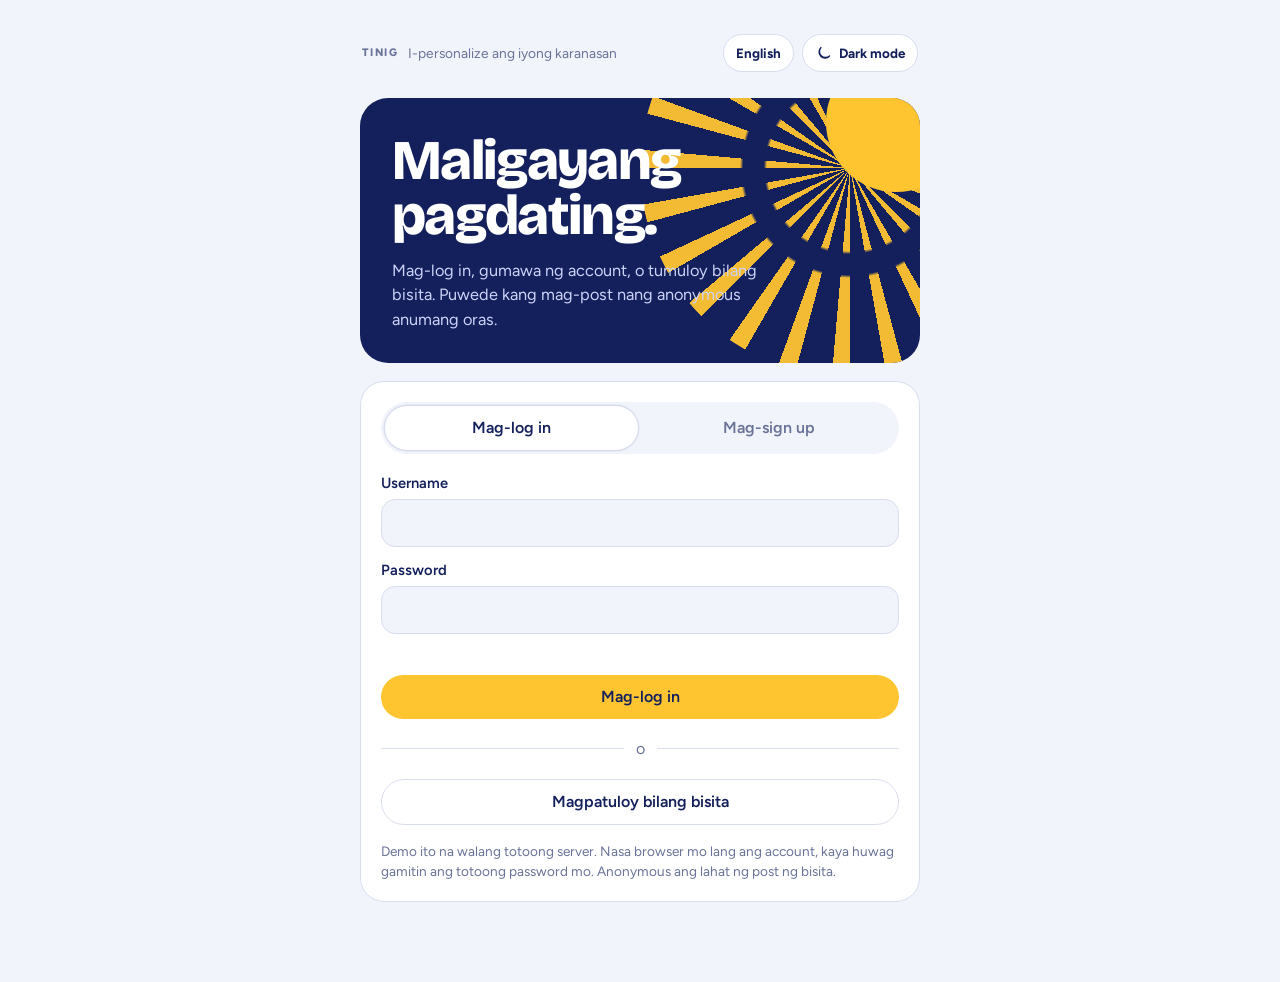
<file: index.html>
<!DOCTYPE html>
<html lang="fil">
<head>
<meta charset="utf-8">
<meta name="viewport" content="width=device-width, initial-scale=1">
<title>Tinig – Usapang bayan, sama-sama</title>
<link rel="preconnect" href="https://fonts.googleapis.com">
<link rel="preconnect" href="https://fonts.gstatic.com" crossorigin>
<link href="https://fonts.googleapis.com/css2?family=Bricolage+Grotesque:opsz,wght@12..96,500;12..96,700;12..96,800&family=Figtree:wght@400;500;600&display=swap" rel="stylesheet">

<meta name="description" content="Tinig: isang plataporma para sa mapayapa at may batayang usapang bayan.">
<meta property="og:title" content="Tinig – Usapang bayan, sama-sama">
<meta property="og:description" content="Mapayapa, may batayan, para sa lahat.">
<meta property="og:type" content="website">
<meta name="theme-color" content="#14205c" id="theme-color-meta">
<link rel="icon" href="assets/favicon.svg" type="image/svg+xml">
<link rel="stylesheet" href="css/styles.css">
<script src="js/app.js" defer></script>
</head>
<body>
<a class="skip" href="#main" data-i18n="skipContent">Lumaktaw sa nilalaman</a>
<svg width="0" height="0" style="position:absolute" aria-hidden="true">
  <symbol id="i-home" viewBox="0 0 24 24"><path d="M3 11l9-7.5L21 11M5.5 9.5V20h13V9.5"/></symbol>
  <symbol id="i-search" viewBox="0 0 24 24"><circle cx="11" cy="11" r="7"/><path d="M20 20l-4-4"/></symbol>
  <symbol id="i-plus" viewBox="0 0 24 24"><path d="M12 5v14M5 12h14"/></symbol>
  <symbol id="i-bell" viewBox="0 0 24 24"><path d="M6 16V11a6 6 0 1112 0v5l1.5 2h-15zM10 21h4"/></symbol>
  <symbol id="i-user" viewBox="0 0 24 24"><circle cx="12" cy="8" r="4"/><path d="M4 21c1-4 4-6 8-6s7 2 8 6"/></symbol>
  <symbol id="i-heart" viewBox="0 0 24 24"><path d="M12 20s-8-4.8-8-10.5A4.5 4.5 0 0112 7a4.5 4.5 0 018 2.5C20 15.200 12 20 12 20z"/></symbol>
  <symbol id="i-reply" viewBox="0 0 24 24"><path d="M21 12a8 8 0 01-11.700 7L4 20l1.200-4.600A8 8 0 1121 12z"/></symbol>
  <symbol id="i-repost" viewBox="0 0 24 24"><path d="M17 3l3 3-3 3M4 11V9a3 3 0 013-3h13M7 21l-3-3 3-3M20 13v2a3 3 0 01-3 3H4"/></symbol>
  <symbol id="i-send" viewBox="0 0 24 24"><path d="M21 3L10 14M21 3l-7 18-4-7-7-4z"/></symbol>
  <symbol id="i-check" viewBox="0 0 24 24"><path d="M5 12.500l4.500 4.500L19 7.500"/></symbol>
  <symbol id="i-img" viewBox="0 0 24 24"><rect x="3" y="4" width="18" height="16" rx="3"/><circle cx="9" cy="10" r="1.500"/><path d="M21 16l-5-5-9 9"/></symbol>
  <symbol id="i-pin" viewBox="0 0 24 24"><path d="M12 21s7-6 7-11.500a7 7 0 10-14 0C5 15 12 21 12 21z"/><circle cx="12" cy="9.500" r="2.500"/></symbol>
  <symbol id="i-moon" viewBox="0 0 24 24"><path d="M20.5 15.5A8.5 8.5 0 018.5 3.5 8.5 8.5 0 1020.5 15.5z"/></symbol>
  <symbol id="i-sun" viewBox="0 0 24 24"><circle cx="12" cy="12" r="4"/><path d="M12 2v2m0 16v2M4.93 4.93l1.42 1.42m11.3 11.3 1.42 1.42M2 12h2m16 0h2M4.93 19.07l1.42-1.42m11.3-11.3 1.42-1.42"/></symbol>
</svg>

<div class="shell">

  <!-- ============ KALIWA ============ -->
  <header class="rail">
    <a class="logo" href="#/" aria-label="Tinig – Home" data-i18n-aria="appHome"><svg viewBox="0 0 24 24"><use href="#i-reply"/></svg></a>
    <nav aria-label="Pangunahing menu" data-i18n-aria="mainMenu">
      <a class="on" href="#/" data-r="home" aria-label="Home" data-i18n-aria="homeNav" aria-current="page"><svg><use href="#i-home"/></svg></a>
      <a href="#/search" data-r="search" aria-label="Maghanap" data-i18n-aria="searchTitle"><svg><use href="#i-search"/></svg></a>
      <a class="post" href="#" aria-label="Mag-post" data-i18n-aria="postButton"><svg><use href="#i-plus"/></svg></a>
      <a href="#/notifications" data-r="notifications" aria-label="Mga abiso" data-i18n-aria="notificationsTitle"><svg><use href="#i-bell"/></svg></a>
      <a href="#/profile" data-r="profile" aria-label="Profile" data-i18n-aria="profileTitle"><svg><use href="#i-user"/></svg></a>
    </nav>
    <a class="av c6 me me-av" href="#/profile" aria-label="Profile ko" data-i18n-aria="myProfile">KA</a>
  </header>

  <!-- ============ GITNA ============ -->
  <main id="main" tabindex="-1">
    <div class="utility-bar" aria-label="Display settings" data-i18n-aria="displaySettings">
      <div class="utility-copy">
        <span class="eyebrow">TINIG</span>
        <span data-i18n="utilityIntro">I-personalize ang iyong karanasan</span>
      </div>
      <div class="utility-actions">
        <button class="utility-btn" id="languageToggle" type="button" aria-label="Switch language">English</button>
        <button class="utility-btn" id="themeToggle" type="button" aria-label="Switch to dark mode"><svg><use href="#i-moon"/></svg><span data-i18n="darkMode">Dark mode</span></button>
      </div>
    </div>
  <section class="view" data-view="home">
    <section class="sun-banner">
      <h1 data-i18n="heroTitle">Ang tinig mo, may saysay.</h1>
      <p data-i18n="heroDescription">Dito nagtatagpo ang mga Pilipinong nagbabantay, nagtatanong, at kumikilos para sa mas malinis at mas makatarungang pamahalaan.</p>
      <div class="pledge"><span data-i18n="pledgePeaceful">Mapayapa</span><span data-i18n="pledgeEvidence">May batayan</span><span data-i18n="pledgeAll">Para sa lahat</span></div>
    </section>

    <section class="info-feed" aria-labelledby="infoFeedTitle">
      <div class="info-heading">
        <div>
          <span class="eyebrow" data-i18n="infoEyebrow">MAPAGKAKATIWALAANG SANGGUNIAN</span>
          <h2 id="infoFeedTitle" data-i18n="infoFeedTitle">Balita at Impormasyon</h2>
          <p data-i18n="infoFeedIntro">Mga balita, ulat, at anunsyong mababasa mula sa mga opisyal na sanggunian.</p>
        </div>
        <span class="source-note" data-i18n="officialSources">Opisyal na sanggunian</span>
      </div>
      <div class="info-grid">
        <a class="info-card" href="https://ncr.dilg.gov.ph/posts/" target="_blank" rel="noopener noreferrer">
          <span class="info-source">DILG – National Capital Region</span>
          <span class="info-date" data-i18n="dilgDate">Nobyembre 20, 2026</span>
          <h3 data-i18n="dilgHeadline">Pinapalawak ng DILG-NCR ang pag-aaral sa fiscal autonomy sa pamamagitan ng konsultasyon sa mga LGU</h3>
          <p data-i18n="dilgSummary">Bisitahin ang opisyal na pahina para sa pinakabagong balita at anunsyo tungkol sa mga lokal na pamahalaan.</p>
          <span class="info-link" data-i18n="readOfficial">Basahin sa opisyal na site ↗</span>
        </a>
        <a class="info-card" href="https://www.coa.gov.ph/reports/annual-audit-reports/" target="_blank" rel="noopener noreferrer">
          <span class="info-source">Commission on Audit (COA)</span>
          <span class="info-date" data-i18n="resourceLabel">Mga pampublikong ulat</span>
          <h3 data-i18n="coaHeadline">Mga Annual Audit Report</h3>
          <p data-i18n="coaSummary">Tingnan ang mga nailathalang audit report para sa mga ahensiya ng pamahalaan at lokal na pamahalaan.</p>
          <span class="info-link" data-i18n="readOfficial">Basahin sa opisyal na site ↗</span>
        </a>
        <a class="info-card" href="https://officialgazette.gov.ph/section/executive-issuances/" target="_blank" rel="noopener noreferrer">
          <span class="info-source">Official Gazette of the Philippines</span>
          <span class="info-date" data-i18n="governmentIssuances">Mga kautusan at dokumento</span>
          <h3 data-i18n="gazetteHeadline">Mga opisyal na kautusan at pabatid</h3>
          <p data-i18n="gazetteSummary">Basahin ang mga executive order at iba pang opisyal na pahayag ng pamahalaan.</p>
          <span class="info-link" data-i18n="readOfficial">Basahin sa opisyal na site ↗</span>
        </a>
      </div>
      <p class="info-disclaimer" data-i18n="infoDisclaimer">Paalala: dadalhin ka ng mga link sa panlabas na website. Suriin ang petsa at buong konteksto ng bawat ulat.</p>
    </section>

    <div class="compose">
      <div class="av c6 me-av" aria-hidden="true">KA</div>
      <div class="field">
        <strong id="who">kapwa_ko</strong>
        <label class="sr" for="composer" data-i18n="composerLabel">Isulat ang post mo</label>
        <textarea id="composer" rows="2" maxlength="280" placeholder="Ano’ng nakita o napag-aralan mo ngayon?" data-i18n-placeholder="composerPlaceholder"></textarea>
        <label class="anon"><input type="checkbox" id="anon"><span data-i18n="anonymousLabel">Mag-post nang anonymous (hindi lalabas ang pangalan mo)</span></label>
        <div class="row">
          <div class="tools">
            <button type="button" aria-label="Maglagay ng larawan" data-i18n-aria="addImage"><svg><use href="#i-img"/></svg></button>
            <button type="button" aria-label="Maglagay ng lokasyon" data-i18n-aria="addLocation"><svg><use href="#i-pin"/></svg></button>
            <button type="button" aria-label="Maglagay ng sanggunian" data-i18n-aria="addSource"><svg><use href="#i-check"/></svg></button>
          </div>
          <span class="count" id="count" aria-live="polite">0/280</span>
          <button class="btn" id="postBtn" disabled data-i18n="postButton">Mag-post</button>
        </div>
      </div>
    </div>

    <div class="tabs">
      <input type="radio" name="tab" id="t1" checked>
      <input type="radio" name="tab" id="t2">
      <input type="radio" name="tab" id="t3">
      <div class="tablist" role="tablist">
        <label for="t1" data-i18n="tabForYou">Para sa’yo</label>
        <label for="t2" data-i18n="tabFollowing">Sinusubaybayan</label>
        <label for="t3" data-i18n="tabVerified">Beripikado</label>
      </div>

      <!-- Para sa'yo -->
      <div class="pane p1" id="feed">

        <!-- Thread 1: pagsusuri ng badyet -->
        <article class="thread">
          <div class="side"><div class="av c2">MS</div><div class="line"></div></div>
          <div class="body">
            <div class="head"><b>Marisol Santos</b><span class="at">@mariz.nagbabasa</span><span class="badge"><svg><use href="#i-check"/></svg><span data-i18n="roleResearcher">Mananaliksik</span></span><time data-i18n="timeTwoHours">2 oras</time></div>
            <p data-i18n-html="budgetPost">Binasa ko ang buong panukalang badyet ng distrito namin. 🧵 Hindi ito tsismis, nasa pampublikong dokumento mismo. Ito ang mga nakita ko:</p>
            <div class="fact">
              <h4 data-i18n="floodProject">Proyektong pang-baha, distrito 3</h4>
              <ul>
                <li><span data-i18n="allocatedBudget">Inilaang pondo</span><span>₱ 480M</span></li>
                <li><span data-i18n="reportedCompleted">Natapos ayon sa ulat</span><span data-i18n="projectsCount">12 sa 20 proyekto</span></li>
                <li><span data-i18n="withEvidence">May larawan o kumpirmasyon</span><span data-i18n="onlyFive">5 lamang</span></li>
              </ul>
              <small data-i18n="budgetSource">Sanggunian: pampublikong ulat sa badyet. Nakalakip ang link sa ikalawang post.</small>
            </div>
            <div class="acts">
              <button><svg><use href="#i-heart"/></svg>1.2K</button>
              <button><svg><use href="#i-reply"/></svg>148</button>
              <button><svg><use href="#i-repost"/></svg>396</button>
              <button><svg><use href="#i-send"/></svg></button>
            </div>
          </div>
        </article>
        <article class="thread sub">
          <div class="side"><div class="av c2">MS</div></div>
          <div class="body">
            <div class="head"><b>Marisol Santos</b><time data-i18n="timeTwoHours">2 oras</time></div>
            <p data-i18n-html="budgetFollowup">Paano ka makakatulong: pumunta sa barangay hall, hilingin ang kopya ng ulat ng proyekto, at <span class="tag">#TanongBayan</span> ang ibahagi mo rito. Isa-isa nating i-verify.</p>
            <div class="acts">
              <button><svg><use href="#i-heart"/></svg>864</button>
              <button><svg><use href="#i-reply"/></svg>52</button>
              <button><svg><use href="#i-repost"/></svg>211</button>
            </div>
          </div>
        </article>
        <article class="thread sub last">
          <div class="side"><div class="av sm c3">R</div></div>
          <div class="body"><div class="reply-meta" data-i18n-html="replyCount"><b>Ruel</b> at 146 pang iba ay sumagot</div></div>
        </article>

        <!-- Thread 2: placard -->
        <article class="thread last">
          <div class="side"><div class="av c1">LD</div></div>
          <div class="body">
            <div class="head"><b>Lakbay Dignidad</b><span class="at">@lakbaydignidad</span><span class="badge org"><svg><use href="#i-check"/></svg><span data-i18n="roleOrganization">Samahan</span></span><time data-i18n="timeFiveHours">5 oras</time></div>
            <p data-i18n="peacefulGathering">Mapayapang pagtitipon ngayong Sabado, 4:00 NH, Liwasang Bonifacio. Magdala ng tubig, payong, at placard na may sariling mensahe. Walang bitbit na panganib, walang away.</p>
            <div class="placard">
              <strong data-i18n="placardTitle">Transparency ay hindi pabor. Karapatan.</strong>
              <span data-i18n="placardSubtitle">Dalhin ang boses mo, iwan ang galit sa bahay.</span>
            </div>
            <div class="acts">
              <button><svg><use href="#i-heart"/></svg>2.8K</button>
              <button><svg><use href="#i-reply"/></svg>301</button>
              <button><svg><use href="#i-repost"/></svg>1.4K</button>
              <button><svg><use href="#i-send"/></svg></button>
            </div>
          </div>
        </article>

        <!-- Thread 3: payo -->
        <article class="thread last">
          <div class="side"><div class="av c3">AT</div></div>
          <div class="body">
            <div class="head"><b>Atty. Tala</b><span class="at">@abogado.sakalsada</span><span class="badge"><svg><use href="#i-check"/></svg><span data-i18n="roleLawyer">Abogado</span></span><time data-i18n="timeOneDay">1 araw</time></div>
            <p data-i18n="rightsPostOne">Para sa mga unang beses sasama sa rally: ang mapayapang pagtitipon ay karapatang kinikilala ng Konstitusyon. I-save ang numero ng pinagkakatiwalaang abogado, sabihin sa kaibigan kung nasaan ka, at huwag iwan ang grupo.</p>
            <p data-i18n-html="rightsPostTwo">Kung may maling pagtrato, kumuha ng pangalan, oras, at lugar. Ang tamang tala ay tulong sa susunod na kasong ihahain. <span class="tag">#AlamAngKarapatan</span></p>
            <div class="acts">
              <button><svg><use href="#i-heart"/></svg>5.6K</button>
              <button><svg><use href="#i-reply"/></svg>420</button>
              <button><svg><use href="#i-repost"/></svg>3.1K</button>
              <button><svg><use href="#i-send"/></svg></button>
            </div>
          </div>
        </article>

        <p class="more" data-i18n="emptyFeedPrompt">Ikaw na ang bahala sa susunod na usapan. Magsimula ng thread.</p>
      </div>

      <!-- Sinusubaybayan -->
      <div class="pane p2">
        <article class="thread last">
          <div class="side"><div class="av c4">JP</div></div>
          <div class="body">
            <div class="head"><b>Jun Pagkakaisa</b><span class="at">@jun.pagkakaisa</span><time data-i18n="time38Minutes">38 min</time></div>
            <p data-i18n="followingPost">Tatlong beses akong nagtanong sa munisipyo tungkol sa pondo ng kalsada. Sa ikatlo, binigyan nila ako ng kopya. Huwag sumuko sa unang “balik na lang po kayo.”</p>
            <div class="acts"><button><svg><use href="#i-heart"/></svg>640</button><button><svg><use href="#i-reply"/></svg>71</button><button><svg><use href="#i-repost"/></svg>180</button></div>
          </div>
        </article>
        <p class="more" data-i18n="followingPrompt">Sundan ang mas marami pang tao para mapuno ang pahinang ito.</p>
      </div>

      <!-- Beripikado -->
      <div class="pane p3">
        <article class="thread last">
          <div class="side"><div class="av c5">FC</div></div>
          <div class="body">
            <div class="head"><b>Fact-Check Pinas</b><span class="at">@suriin.muna</span><span class="badge"><svg><use href="#i-check"/></svg><span data-i18n="roleVerified">Sinuri</span></span><time data-i18n="timeThreeHours">3 oras</time></div>
            <p data-i18n="factCheckPost">Kumakalat na larawan ng “pinakamalaking rally ngayong taon.” Nasuri namin: kuha ito noong 2019 at hindi ngayon. Suriin muna bago i-share.</p>
            <div class="fact"><h4 data-i18n="resultHeading">Resulta</h4><ul><li><span data-i18n="originalPhotoDate">Petsa ng orihinal na larawan</span><span>2019</span></li><li><span data-i18n="statusLabel">Katayuan</span><span data-i18n="wrongContext">Maling konteksto</span></li></ul></div>
            <div class="acts"><button><svg><use href="#i-heart"/></svg>2.2K</button><button><svg><use href="#i-reply"/></svg>96</button><button><svg><use href="#i-repost"/></svg>1.9K</button></div>
          </div>
        </article>
        <p class="more" data-i18n="verifiedPrompt">Mga post na sinuri ng mga nakarehistrong tagasuri ng katotohanan.</p>
      </div>
    </div>
  </section>

  <section class="view" data-view="search" hidden>
    <h2 class="page-title" data-i18n="searchTitle">Maghanap</h2>
    <label class="search"><svg><use href="#i-search"/></svg><input type="search" id="search2" aria-label="Maghanap" data-i18n-aria="searchTitle" placeholder="Maghanap ng usapin o tao" data-i18n-placeholder="searchPlaceholder"></label>
    <div id="trend" class="panel"><h3 data-i18n="trendingTitle">Mga usapin ngayon</h3></div>
    <div id="results"></div>
  </section>

  <section class="view" data-view="notifications" hidden>
    <h2 class="page-title" data-i18n="notificationsTitle">Mga abiso</h2>
    <div id="noteList" class="panel"></div>
  </section>

  <section class="view" data-view="profile" hidden>
    <h2 class="page-title" data-i18n="profileTitle">Profile</h2>
    <div id="profile"></div>
  </section>

  <section class="view" data-view="auth" hidden>
    <div class="sun-banner"><h1 data-i18n="welcomeTitle">Maligayang pagdating.</h1><p data-i18n="welcomeDescription">Mag-log in, gumawa ng account, o tumuloy bilang bisita. Puwede kang mag-post nang anonymous anumang oras.</p></div>
    <div class="panel authbox">
      <div class="seg"><button type="button" class="on" data-auth="login" data-i18n="loginTab">Mag-log in</button><button type="button" data-auth="signup" data-i18n="signupTab">Mag-sign up</button></div>
      <form id="loginForm" novalidate>
        <label><span data-i18n="usernameLabel">Username</span><input name="handle" autocomplete="username" required></label>
        <label><span data-i18n="passwordLabel">Password</span><input name="pw" type="password" autocomplete="current-password" required></label>
        <p class="err" role="alert"></p>
        <button class="btn" type="submit" data-i18n="loginTab">Mag-log in</button>
      </form>
      <form id="signupForm" novalidate hidden>
        <label><span data-i18n="nameLabel">Pangalan</span><input name="name" autocomplete="name" maxlength="30" required></label>
        <label><span data-i18n="usernameLabel">Username</span><input name="handle" autocomplete="username" maxlength="20" required><small data-i18n="usernameHint">3 hanggang 20 letra, numero o _</small></label>
        <label><span data-i18n="passwordLabel">Password</span><input name="pw" type="password" autocomplete="new-password" required><small data-i18n="passwordHint">Hindi bababa sa 8 karakter</small></label>
        <label><span data-i18n="repeatPassword">Ulitin ang password</span><input name="pw2" type="password" autocomplete="new-password" required></label>
        <p class="err" role="alert"></p>
        <button class="btn" type="submit" data-i18n="createAccount">Gumawa ng account</button>
      </form>
      <div class="or"><span data-i18n="orLabel">o</span></div>
      <button class="btn ghost" type="button" id="guestBtn" data-i18n="continueGuest">Magpatuloy bilang bisita</button>
      <p class="fine" data-i18n="demoNotice">Demo ito na walang totoong server. Nasa browser mo lang ang account, kaya huwag gamitin ang totoong password mo. Anonymous ang lahat ng post ng bisita.</p>
    </div>
  </section>
  </main>

  <!-- ============ KANAN ============ -->
  <aside>
    <label class="search"><svg><use href="#i-search"/></svg><input type="search" id="search" placeholder="Maghanap ng usapin o tao" data-i18n-placeholder="searchPlaceholder" aria-label="Maghanap" data-i18n-aria="searchTitle"></label>

    <section class="panel">
      <h3 data-i18n="trendingTitle">Mga usapin ngayon</h3>
      <ul class="topics">
        <li><a href="#"><b>#TanongBayan</b><small data-i18n="topicBudget">8.4K post, pagsusuri ng badyet</small></a></li>
        <li><a href="#"><b>#PondoSaBaha</b><small data-i18n="topicFlood">5.1K post, mga proyektong pang-flood control</small></a></li>
        <li><a href="#"><b>#KarapatanSaPagtitipon</b><small data-i18n="topicRights">3.7K post, gabay at karanasan</small></a></li>
        <li><a href="#"><b>#SuriinMuna</b><small data-i18n="topicFactCheck">2.9K post, paglilinaw ng mga balita</small></a></li>
      </ul>
    </section>

    <section class="panel">
      <h3 data-i18n="eventsTitle">Mga paparating na pagtitipon</h3>
      <div class="event"><div class="date"><b>28</b><small data-i18n="monthNov">NOB</small></div><div><strong data-i18n="eventBudget">Pampublikong talakayan sa badyet</strong><small data-i18n="eventBudgetPlace">Quezon City, 6:00 NH</small></div></div>
      <div class="event"><div class="date"><b>30</b><small data-i18n="monthNov">NOB</small></div><div><strong data-i18n="eventMarch">Mapayapang martsa sa Liwasang Bonifacio</strong><small data-i18n="eventMarchPlace">Maynila, 4:00 NH</small></div></div>
      <div class="event"><div class="date"><b>05</b><small data-i18n="monthDec">DIS</small></div><div><strong data-i18n="eventWorkshop">Workshop: paano magbasa ng ulat ng COA</strong><small data-i18n="eventWorkshopPlace">Online, 7:30 NG</small></div></div>
    </section>

    <section class="panel know">
      <h3 data-i18n="rightsTitle">Alamin ang karapatan mo</h3>
      <ul>
        <li data-i18n="rightsBulletOne">Mapayapang pagtitipon ay karapatan.</li>
        <li data-i18n="rightsBulletTwo">Magtala ng pangalan, oras, at lugar kung may insidente.</li>
        <li data-i18n="rightsBulletThree">Magsama ng kaibigan at huwag lumayo sa grupo.</li>
      </ul>
    </section>

    <p class="foot" data-i18n="footerNotice">Tinig ay halimbawang disenyo. Lahat ng pangalan at post dito ay kathang-isip. Hindi sinusuportahan ng platapormang ito ang karahasan o maling impormasyon.</p>
  </aside>

</div>
<dialog class="confirm-dialog" id="deleteDialog" aria-labelledby="deleteDialogTitle" aria-describedby="deleteDialogText">
  <div class="confirm-content">
    <span class="confirm-icon" aria-hidden="true">!</span>
    <h2 id="deleteDialogTitle" data-i18n="deleteTitle">Burahin ang post?</h2>
    <p id="deleteDialogText" data-i18n="deleteMessage">Sigurado ka bang gusto mong burahin ang post na ito? Hindi na ito maibabalik.</p>
    <div class="confirm-actions">
      <button class="btn ghost" type="button" id="cancelDelete" data-i18n="cancelDelete">Kanselahin</button>
      <button class="btn danger" type="button" id="confirmDelete" data-i18n="confirmDelete">Oo, burahin</button>
    </div>
  </div>
</dialog>
<div class="toast" id="toast" role="status" aria-live="polite"></div>
</body>
</html>

<!--Merry Happy Holidays Sir! Shot na!
</file>
<file: css/styles.css>
:root{
  --ink:#14205c;        /* malalim na asul */
  --ink-2:#3b4678;
  --sun:#ffc531;        /* araw ng watawat */
  --sun-soft:#fff1c4;
  --red:#d92b3f;
  --paper:#f2f4fb;
  --card:#ffffff;
  --line:#d9deef;
  --muted:#6a7399;
  --ok:#14805e;
  --display:"Bricolage Grotesque","Trebuchet MS",system-ui,sans-serif;
  --body:"Figtree",system-ui,-apple-system,"Segoe UI",sans-serif;
}
html[data-theme="dark"]{
  color-scheme:dark;
  --ink:#e9ecff;
  --ink-2:#b4bbe3;
  --paper:#0c1233;
  --card:#141b45;
  --line:#273062;
  --muted:#a3add8;
  --sun-soft:#3a3412;
  --ok:#4cd1a1;
  --red:#ff6577;
}
html[data-theme="light"]{color-scheme:light}
*{box-sizing:border-box;margin:0;padding:0}
html{scroll-behavior:smooth}
body{font-family:var(--body);background:var(--paper);color:var(--ink);line-height:1.5;font-size:16px;-webkit-font-smoothing:antialiased}
a{color:inherit;text-decoration:none}
button{font:inherit;color:inherit;background:none;border:0;cursor:pointer}
:focus-visible{outline:3px solid var(--sun);outline-offset:2px;border-radius:8px}
svg{width:22px;height:22px;fill:none;stroke:currentColor;stroke-width:1.8;stroke-linecap:round;stroke-linejoin:round;flex:none}

.shell{max-width:1200px;margin:0 auto;display:grid;grid-template-columns:84px minmax(0,640px) 320px;gap:28px;justify-content:center;padding:0 20px}

/* ---------- left rail ---------- */
.rail{position:sticky;top:0;height:100vh;display:flex;flex-direction:column;align-items:center;justify-content:space-between;padding:24px 0}
.logo{width:48px;height:48px;border-radius:50%;background:var(--sun);display:grid;place-items:center;box-shadow:0 0 0 6px color-mix(in srgb,var(--sun) 28%,transparent)}
.logo svg{stroke:#14205c;stroke-width:2.2}
.rail nav{display:flex;flex-direction:column;gap:6px}
.rail nav a{width:52px;height:52px;display:grid;place-items:center;border-radius:16px;color:var(--muted);transition:background .2s,color .2s}
.rail nav a:hover{background:var(--card);color:var(--ink)}
.rail nav a.on{color:var(--ink);background:var(--card);box-shadow:inset 0 0 0 1.5px var(--line)}
.rail nav a.post{background:var(--ink);color:var(--paper);margin:8px 0}
.rail nav a.post:hover{background:var(--ink-2);color:var(--paper)}
.rail .me{width:40px;height:40px}

/* ---------- feed ---------- */
main{padding:24px 0 80px;min-width:0}
.sun-banner{position:relative;overflow:hidden;border-radius:28px;background:#14205c;color:#fff;padding:36px 32px 32px;isolation:isolate}
.sun-banner::before{content:"";position:absolute;right:-140px;top:-140px;width:420px;height:420px;border-radius:50%;z-index:-1;
  background:repeating-conic-gradient(from 0deg,var(--sun) 0 5deg,transparent 5deg 15deg);
  -webkit-mask:radial-gradient(circle,#000 28%,transparent 29%,transparent 36%,#000 37%);mask:radial-gradient(circle,#000 28%,transparent 29%,transparent 36%,#000 37%);
  opacity:.95;animation:turn 90s linear infinite}
.sun-banner::after{content:"";position:absolute;right:-46px;top:-46px;width:140px;height:140px;border-radius:50%;background:var(--sun);z-index:-1}
@keyframes turn{to{transform:rotate(360deg)}}
.sun-banner h1{font-family:var(--display);font-weight:800;font-size:clamp(2.2rem,6vw,3.5rem);line-height:.98;letter-spacing:-.03em;max-width:11ch}
.sun-banner p{margin-top:14px;max-width:38ch;color:#cdd3f7;font-size:1.02rem}
.pledge{display:flex;gap:8px;flex-wrap:wrap;margin-top:22px}
.pledge span{font-size:.85rem;font-weight:600;padding:6px 14px;border-radius:99px;background:rgba(255,255,255,.12);border:1px solid rgba(255,255,255,.22)}

.compose{display:flex;gap:14px;align-items:flex-start;margin:18px 0 6px;padding:18px 20px;background:var(--card);border-radius:22px;border:1px solid var(--line)}
.compose .field{flex:1;min-width:0}
.compose strong{font-weight:600;font-size:.95rem}
.compose p{color:var(--muted);margin-top:2px}
.compose .row{display:flex;justify-content:space-between;align-items:center;margin-top:14px;gap:10px}
.compose .tools{display:flex;gap:4px;color:var(--muted)}
.compose .tools button{width:38px;height:38px;border-radius:12px;display:grid;place-items:center}
.compose .tools button:hover{background:var(--paper);color:var(--ink)}
.btn{font-weight:600;padding:10px 22px;border-radius:99px;background:var(--sun);color:#14205c;transition:transform .15s}
.btn:hover{transform:translateY(-1px)}
.btn:active{transform:translateY(1px)}

/* tabs, no scripts */
.tabs input{position:absolute;opacity:0;pointer-events:none}
.tablist{display:flex;gap:4px;margin:22px 0 4px;border-bottom:1.5px solid var(--line)}
.tablist label{padding:12px 18px;font-weight:600;color:var(--muted);cursor:pointer;border-bottom:3px solid transparent;margin-bottom:-1.5px;border-radius:8px 8px 0 0}
.tablist label:hover{color:var(--ink)}
.tabs:has(#t1:checked) label[for=t1],.tabs:has(#t2:checked) label[for=t2],.tabs:has(#t3:checked) label[for=t3]{color:var(--ink);border-bottom-color:var(--sun)}
.tabs:has(#t1:focus-visible) label[for=t1],.tabs:has(#t2:focus-visible) label[for=t2],.tabs:has(#t3:focus-visible) label[for=t3]{outline:3px solid var(--sun)}
.pane{display:none}
.tabs:has(#t1:checked) .p1,.tabs:has(#t2:checked) .p2,.tabs:has(#t3:checked) .p3{display:block}

/* thread */
.thread{display:grid;grid-template-columns:48px 1fr;column-gap:14px;padding:22px 6px 6px;border-bottom:1px solid var(--line)}
.thread.sub{padding-top:0;border-bottom:0}
.thread.last{padding-bottom:22px;border-bottom:1px solid var(--line)}
.side{display:flex;flex-direction:column;align-items:center}
.side .line{flex:1;width:2.5px;border-radius:2px;background:var(--line);margin-top:8px;min-height:20px}
.thread.sub .side .line{display:none}
.av{width:44px;height:44px;border-radius:50%;display:grid;place-items:center;font-family:var(--display);font-weight:800;color:#fff;font-size:1rem;flex:none}
.av.sm{width:22px;height:22px;font-size:.6rem;margin-top:6px}
.c1{background:#d92b3f}.c2{background:#1b6bd6}.c3{background:#14805e}.c4{background:#8a3fc7}.c5{background:#e0701a}.c6{background:#14205c;box-shadow:inset 0 0 0 2px var(--sun)}
.head{display:flex;align-items:center;gap:8px;flex-wrap:wrap}
.head b{font-weight:600}
.head .at,.head time{color:var(--muted);font-size:.9rem}
.badge{display:inline-flex;align-items:center;gap:4px;font-size:.78rem;font-weight:600;padding:2px 9px;border-radius:99px;background:color-mix(in srgb,var(--ok) 14%,transparent);color:var(--ok)}
.badge svg{width:13px;height:13px;stroke-width:2.6}
.badge.org{background:var(--sun-soft);color:var(--ink)}
.body p{margin-top:6px;max-width:62ch}
.body p+p{margin-top:10px}
.tag{font-weight:600;color:#1b6bd6}
html[data-theme="dark"] .tag{color:#9bc2ff}
.fact{margin-top:14px;border-radius:18px;padding:16px 18px;background:var(--card);border:1px solid var(--line);border-left:6px solid var(--ok)}
.fact h4{font-family:var(--display);font-size:1.05rem;letter-spacing:-.01em}
.fact ul{list-style:none;margin-top:8px;display:grid;gap:6px;font-size:.95rem}
.fact li{display:flex;justify-content:space-between;gap:16px;border-bottom:1px dashed var(--line);padding-bottom:6px}
.fact li:last-child{border:0;padding:0}
.fact li span:last-child{font-weight:600;white-space:nowrap}
.fact small{display:block;margin-top:10px;color:var(--muted)}
.placard{margin-top:14px;border-radius:18px;padding:22px 22px 20px;background:var(--sun);color:#14205c;transform:rotate(-1.2deg);box-shadow:6px 6px 0 #14205c}
.placard strong{font-family:var(--display);font-weight:800;font-size:clamp(1.5rem,4vw,2rem);line-height:1.02;letter-spacing:-.02em;display:block}
.placard span{display:block;margin-top:8px;font-weight:500}
.acts{display:flex;gap:2px;margin:10px 0 0 -10px;color:var(--muted)}
.acts button{display:flex;align-items:center;gap:7px;padding:8px 12px;border-radius:99px;font-size:.9rem}
.acts button:hover{background:var(--card);color:var(--ink)}
.acts button.liked{color:var(--red)}
.acts button.liked svg{fill:var(--red)}
.reply-meta{display:flex;align-items:center;gap:8px;color:var(--muted);font-size:.9rem;margin-top:10px}
.more{padding:18px 6px;color:var(--muted);font-weight:500}

/* ---------- right column ---------- */
aside{padding:24px 0 80px;display:flex;flex-direction:column;gap:18px;position:sticky;top:0;align-self:start}
.search{display:flex;gap:10px;align-items:center;background:var(--card);border:1px solid var(--line);border-radius:99px;padding:12px 18px;color:var(--muted)}
.search input{flex:1;border:0;background:none;font:inherit;color:var(--ink);outline:0;min-width:0}
.search:focus-within{border-color:var(--sun);box-shadow:0 0 0 3px color-mix(in srgb,var(--sun) 40%,transparent)}
.panel{background:var(--card);border:1px solid var(--line);border-radius:24px;padding:20px}
.panel h3{font-family:var(--display);font-size:1.2rem;letter-spacing:-.01em;margin-bottom:12px}
.topics{list-style:none;display:grid;gap:2px}
.topics a{display:block;padding:10px 12px;margin:0 -12px;border-radius:14px}
.topics a:hover{background:var(--paper)}
.topics b{display:block;font-weight:600}
.topics small{color:var(--muted)}
.event{display:grid;grid-template-columns:54px 1fr;gap:14px;padding:12px 0;border-top:1px solid var(--line)}
.event:first-of-type{border-top:0;padding-top:0}
.date{border-radius:14px;background:var(--ink);color:var(--paper);text-align:center;padding:6px 0 7px;line-height:1}
.date b{display:block;font-family:var(--display);font-size:1.5rem;font-weight:800}
.date small{font-size:.72rem;font-weight:600}
.event strong{display:block;font-weight:600;line-height:1.25}
.event small{color:var(--muted)}
.know{background:var(--sun);color:#14205c;border-color:transparent}
.know h3{color:#14205c}
.know ul{list-style:none;display:grid;gap:8px;font-size:.95rem}
.know li{display:flex;gap:10px}
.know li::before{content:"";width:8px;height:8px;border-radius:50%;background:#14205c;margin-top:.5em;flex:none}
.foot{color:var(--muted);font-size:.85rem;padding:0 6px}

/* ---------- responsive ---------- */
@media (max-width:1020px){.shell{grid-template-columns:76px minmax(0,1fr)}aside{display:none}}
@media (max-width:640px){
  .shell{grid-template-columns:1fr;padding:0 14px}
  .rail{position:fixed;inset:auto 0 0 0;height:auto;flex-direction:row;padding:8px 12px calc(8px + env(safe-area-inset-bottom,0px));background:var(--card);border-top:1px solid var(--line);z-index:20;justify-content:space-around}
  .rail nav{flex-direction:row;align-items:center;gap:2px}.rail nav a.post{margin:0}
  .rail .logo,.rail .me{display:none}
  .sun-banner{padding:28px 22px}
  .tablist label{padding:12px 12px}
  main{padding-bottom:110px}
}
@media (prefers-reduced-motion:reduce){.sun-banner::before{animation:none}*{transition:none!important}}

/* ---------- interactive additions (js/app.js) ---------- */
.compose textarea{width:100%;border:0;background:none;resize:none;font:inherit;color:var(--ink);margin-top:2px;min-height:48px;outline:0;line-height:1.5}
.compose textarea::placeholder{color:var(--muted)}
.compose .count{font-size:.85rem;color:var(--muted);margin-left:auto;margin-right:12px;font-variant-numeric:tabular-nums}
.compose .count.over{color:var(--red);font-weight:600}
.btn:disabled{opacity:.45;cursor:not-allowed;transform:none}
.acts button.reposted{color:var(--ok)}
.thread[hidden]{display:none}
.thread.is-new{animation:drop .5s ease}
@keyframes drop{from{opacity:0;transform:translateY(-12px)}}
.toast{position:fixed;left:50%;bottom:28px;transform:translate(-50%,20px);background:var(--ink);color:var(--paper);padding:12px 22px;border-radius:99px;font-weight:600;opacity:0;pointer-events:none;transition:opacity .25s,transform .25s;z-index:50}
.toast.show{opacity:1;transform:translate(-50%,0)}
@media (max-width:640px){.toast{bottom:92px}}
@media (prefers-reduced-motion:reduce){.thread.is-new{animation:none}}

/* ---------- accessibility and own-post controls ---------- */
.sr{position:absolute;left:-9999px}
.skip{position:absolute;left:12px;top:-60px;z-index:60;padding:10px 18px;border-radius:99px;background:var(--sun);color:#14205c;font-weight:600}
.skip:focus{top:12px}
.head .del{margin-left:auto;font-size:.85rem;color:var(--muted);padding:2px 10px;border-radius:99px}
.head .del:hover{color:var(--red);background:var(--card)}

/* ---------- pages, accounts, anonymous posting ---------- */
.c7{background:#6a7399}
.view[hidden]{display:none}
.page-title{font-family:var(--display);font-size:1.7rem;letter-spacing:-.02em;margin:6px 6px 14px}
#trend{margin:16px 0}#results{margin-top:8px}
.anon{display:flex;gap:8px;align-items:center;margin-top:10px;font-size:.88rem;color:var(--muted)}
.anon input{width:18px;height:18px;accent-color:var(--ink)}
.ntf{display:flex;justify-content:space-between;gap:16px;padding:14px 0;border-top:1px solid var(--line)}
.ntf:first-child{border-top:0;padding-top:0}.ntf time{color:var(--muted);font-size:.9rem;white-space:nowrap}
.pro{display:flex;align-items:center;gap:16px;padding:6px 6px 14px}
.pro h2{font-family:var(--display);font-size:1.5rem}.pro .at{color:var(--muted)}
.av.big{width:72px;height:72px;font-size:1.6rem}
#profile .btn{margin:16px 6px 0}
body.auth .rail,body.auth aside{display:none}
body.auth .shell{grid-template-columns:minmax(0,560px)!important}
.authbox{margin-top:18px}
.seg{display:flex;gap:4px;padding:4px;border-radius:99px;background:var(--paper);margin-bottom:18px}
.seg button{flex:1;padding:10px;border-radius:99px;font-weight:600;color:var(--muted)}
.seg button.on{background:var(--card);color:var(--ink);box-shadow:0 0 0 1.5px var(--line)}
.authbox label{display:grid;gap:5px;font-weight:600;font-size:.92rem;margin-bottom:12px}
.authbox label small{font-weight:400;color:var(--muted)}
.authbox input{font:inherit;color:var(--ink);background:var(--paper);border:1.5px solid var(--line);border-radius:14px;padding:12px 14px;min-width:0}
.authbox input:focus{outline:0;border-color:var(--sun);box-shadow:0 0 0 3px color-mix(in srgb,var(--sun) 40%,transparent)}
.authbox .btn{width:100%}
.btn.ghost{background:none;border:1.5px solid var(--line);color:var(--ink)}
.err{min-height:1.4em;color:var(--red);font-size:.9rem;margin-bottom:8px}
.or{display:flex;align-items:center;gap:12px;margin:18px 0;color:var(--muted)}
.or::before,.or::after{content:"";flex:1;height:1px;background:var(--line)}
.fine{margin-top:16px;color:var(--muted);font-size:.85rem}
@media (min-width:1400px){.shell{max-width:1320px;grid-template-columns:84px minmax(0,680px) 360px}}
@media (max-width:640px){.compose{padding:14px}.authbox input{font-size:16px}.page-title{font-size:1.4rem}}


/* ---------- language and appearance controls ---------- */
.utility-bar{display:flex;align-items:center;justify-content:space-between;gap:14px;margin:0 0 16px;padding:10px 2px;color:var(--muted)}
.utility-copy{display:flex;align-items:center;gap:10px;min-width:0;font-size:.86rem}
.eyebrow{font-size:.68rem;font-weight:800;letter-spacing:.13em;color:var(--muted)}
.utility-actions{display:flex;align-items:center;gap:8px;flex:none}
.utility-btn{display:inline-flex;align-items:center;justify-content:center;gap:7px;min-height:38px;padding:7px 12px;border:1px solid var(--line);border-radius:99px;background:var(--card);color:var(--ink);font-size:.84rem;font-weight:700}
.utility-btn:hover{border-color:var(--muted);background:var(--paper)}
.utility-btn svg{width:17px;height:17px}
html[data-theme="dark"] .utility-btn{background:var(--card);color:var(--ink)}

/* ---------- curated public information feed ---------- */
.info-feed{margin:18px 0 8px}
.info-heading{display:flex;align-items:flex-end;justify-content:space-between;gap:12px;margin:0 2px 12px}
.info-heading h2{font-family:var(--display);font-size:1.55rem;letter-spacing:-.025em;line-height:1.1;margin-top:4px}
.info-heading p{margin-top:5px;color:var(--muted);font-size:.9rem;max-width:48ch}
.source-note{align-self:center;white-space:nowrap;border-radius:99px;padding:5px 10px;background:var(--sun-soft);color:var(--ink);font-weight:700;font-size:.72rem}
.info-grid{display:grid;grid-template-columns:repeat(2,minmax(0,1fr));gap:10px}
.info-card{display:flex;flex-direction:column;align-items:flex-start;min-width:0;padding:16px;border:1px solid var(--line);border-radius:18px;background:var(--card);transition:transform .18s,border-color .18s,box-shadow .18s}
.info-card:hover{transform:translateY(-2px);border-color:var(--muted);box-shadow:0 8px 22px rgba(20,32,92,.07)}
.info-card:last-child{grid-column:1/-1}
.info-source{font-size:.76rem;font-weight:800;color:var(--ok)}
.info-date{margin-top:4px;color:var(--muted);font-size:.72rem}
.info-card h3{font-family:var(--display);font-size:1.08rem;line-height:1.2;margin-top:11px}
.info-card p{margin-top:8px;color:var(--muted);font-size:.86rem;line-height:1.45}
.info-link{margin-top:12px;color:var(--ink);font-size:.82rem;font-weight:800}
.info-disclaimer{margin:9px 4px 0;color:var(--muted);font-size:.76rem}
html[data-theme="dark"] .info-card:hover{box-shadow:0 8px 22px rgba(0,0,0,.2)}

/* ---------- delete confirmation dialog ---------- */
.confirm-dialog{width:min(440px,calc(100vw - 32px));margin:auto;padding:0;border:1px solid var(--line);border-radius:24px;background:var(--card);color:var(--ink);box-shadow:0 24px 70px rgba(0,0,0,.25)}
.confirm-dialog::backdrop{background:rgba(8,13,36,.62);backdrop-filter:blur(3px)}
.confirm-content{padding:28px}
.confirm-icon{display:grid;place-items:center;width:38px;height:38px;border-radius:50%;background:color-mix(in srgb,var(--red) 15%,transparent);color:var(--red);font-weight:900;font-size:1.25rem;margin-bottom:14px}
.confirm-content h2{font-family:var(--display);font-size:1.4rem;line-height:1.1}
.confirm-content p{margin-top:9px;color:var(--muted);line-height:1.5}
.confirm-actions{display:flex;justify-content:flex-end;gap:9px;margin-top:22px;flex-wrap:wrap}
.confirm-actions .btn{min-width:105px}
.btn.danger{background:var(--red);color:#fff}
.btn.ghost{background:var(--card);border:1.5px solid var(--line);color:var(--ink)}

@media(max-width:640px){
  .utility-bar{align-items:flex-start;padding:6px 0;margin-bottom:12px}
  .utility-copy{align-items:flex-start;flex-direction:column;gap:0;font-size:.77rem}
  .utility-actions{gap:5px}
  .utility-btn{min-height:36px;padding:6px 10px;font-size:.78rem}
  .info-grid{grid-template-columns:1fr}
  .info-card:last-child{grid-column:auto}
  .info-heading{align-items:flex-start}
  .source-note{display:none}
  .confirm-content{padding:23px}
}
html[data-theme="dark"] .source-note{background:var(--sun-soft);color:#ffdf78}
/* thankyou sir i love you, advance merry christmas and happy new year, shot na tayo!!!*/
</file>
<file: Tinig/css/styles.css>
:root{
  --ink:#14205c;        /* malalim na asul */
  --ink-2:#3b4678;
  --sun:#ffc531;        /* araw ng watawat */
  --sun-soft:#fff1c4;
  --red:#d92b3f;
  --paper:#f2f4fb;
  --card:#ffffff;
  --line:#d9deef;
  --muted:#6a7399;
  --ok:#14805e;
  --display:"Bricolage Grotesque","Trebuchet MS",system-ui,sans-serif;
  --body:"Figtree",system-ui,-apple-system,"Segoe UI",sans-serif;
}
html[data-theme="dark"]{
  color-scheme:dark;
  --ink:#e9ecff;
  --ink-2:#b4bbe3;
  --paper:#0c1233;
  --card:#141b45;
  --line:#273062;
  --muted:#a3add8;
  --sun-soft:#3a3412;
  --ok:#4cd1a1;
  --red:#ff6577;
}
html[data-theme="light"]{color-scheme:light}
*{box-sizing:border-box;margin:0;padding:0}
html{scroll-behavior:smooth}
body{font-family:var(--body);background:var(--paper);color:var(--ink);line-height:1.5;font-size:16px;-webkit-font-smoothing:antialiased}
a{color:inherit;text-decoration:none}
button{font:inherit;color:inherit;background:none;border:0;cursor:pointer}
:focus-visible{outline:3px solid var(--sun);outline-offset:2px;border-radius:8px}
svg{width:22px;height:22px;fill:none;stroke:currentColor;stroke-width:1.8;stroke-linecap:round;stroke-linejoin:round;flex:none}

.shell{max-width:1200px;margin:0 auto;display:grid;grid-template-columns:84px minmax(0,640px) 320px;gap:28px;justify-content:center;padding:0 20px}

/* ---------- left rail ---------- */
.rail{position:sticky;top:0;height:100vh;display:flex;flex-direction:column;align-items:center;justify-content:space-between;padding:24px 0}
.logo{width:48px;height:48px;border-radius:50%;background:var(--sun);display:grid;place-items:center;box-shadow:0 0 0 6px color-mix(in srgb,var(--sun) 28%,transparent)}
.logo svg{stroke:#14205c;stroke-width:2.2}
.rail nav{display:flex;flex-direction:column;gap:6px}
.rail nav a{width:52px;height:52px;display:grid;place-items:center;border-radius:16px;color:var(--muted);transition:background .2s,color .2s}
.rail nav a:hover{background:var(--card);color:var(--ink)}
.rail nav a.on{color:var(--ink);background:var(--card);box-shadow:inset 0 0 0 1.5px var(--line)}
.rail nav a.post{background:var(--ink);color:var(--paper);margin:8px 0}
.rail nav a.post:hover{background:var(--ink-2);color:var(--paper)}
.rail .me{width:40px;height:40px}

/* ---------- feed ---------- */
main{padding:24px 0 80px;min-width:0}
.sun-banner{position:relative;overflow:hidden;border-radius:28px;background:#14205c;color:#fff;padding:36px 32px 32px;isolation:isolate}
.sun-banner::before{content:"";position:absolute;right:-140px;top:-140px;width:420px;height:420px;border-radius:50%;z-index:-1;
  background:repeating-conic-gradient(from 0deg,var(--sun) 0 5deg,transparent 5deg 15deg);
  -webkit-mask:radial-gradient(circle,#000 28%,transparent 29%,transparent 36%,#000 37%);mask:radial-gradient(circle,#000 28%,transparent 29%,transparent 36%,#000 37%);
  opacity:.95;animation:turn 90s linear infinite}
.sun-banner::after{content:"";position:absolute;right:-46px;top:-46px;width:140px;height:140px;border-radius:50%;background:var(--sun);z-index:-1}
@keyframes turn{to{transform:rotate(360deg)}}
.sun-banner h1{font-family:var(--display);font-weight:800;font-size:clamp(2.2rem,6vw,3.5rem);line-height:.98;letter-spacing:-.03em;max-width:11ch}
.sun-banner p{margin-top:14px;max-width:38ch;color:#cdd3f7;font-size:1.02rem}
.pledge{display:flex;gap:8px;flex-wrap:wrap;margin-top:22px}
.pledge span{font-size:.85rem;font-weight:600;padding:6px 14px;border-radius:99px;background:rgba(255,255,255,.12);border:1px solid rgba(255,255,255,.22)}

.compose{display:flex;gap:14px;align-items:flex-start;margin:18px 0 6px;padding:18px 20px;background:var(--card);border-radius:22px;border:1px solid var(--line)}
.compose .field{flex:1;min-width:0}
.compose strong{font-weight:600;font-size:.95rem}
.compose p{color:var(--muted);margin-top:2px}
.compose .row{display:flex;justify-content:space-between;align-items:center;margin-top:14px;gap:10px}
.compose .tools{display:flex;gap:4px;color:var(--muted)}
.compose .tools button{width:38px;height:38px;border-radius:12px;display:grid;place-items:center}
.compose .tools button:hover{background:var(--paper);color:var(--ink)}
.btn{font-weight:600;padding:10px 22px;border-radius:99px;background:var(--sun);color:#14205c;transition:transform .15s}
.btn:hover{transform:translateY(-1px)}
.btn:active{transform:translateY(1px)}

/* tabs, no scripts */
.tabs input{position:absolute;opacity:0;pointer-events:none}
.tablist{display:flex;gap:4px;margin:22px 0 4px;border-bottom:1.5px solid var(--line)}
.tablist label{padding:12px 18px;font-weight:600;color:var(--muted);cursor:pointer;border-bottom:3px solid transparent;margin-bottom:-1.5px;border-radius:8px 8px 0 0}
.tablist label:hover{color:var(--ink)}
.tabs:has(#t1:checked) label[for=t1],.tabs:has(#t2:checked) label[for=t2],.tabs:has(#t3:checked) label[for=t3]{color:var(--ink);border-bottom-color:var(--sun)}
.tabs:has(#t1:focus-visible) label[for=t1],.tabs:has(#t2:focus-visible) label[for=t2],.tabs:has(#t3:focus-visible) label[for=t3]{outline:3px solid var(--sun)}
.pane{display:none}
.tabs:has(#t1:checked) .p1,.tabs:has(#t2:checked) .p2,.tabs:has(#t3:checked) .p3{display:block}

/* thread */
.thread{display:grid;grid-template-columns:48px 1fr;column-gap:14px;padding:22px 6px 6px;border-bottom:1px solid var(--line)}
.thread.sub{padding-top:0;border-bottom:0}
.thread.last{padding-bottom:22px;border-bottom:1px solid var(--line)}
.side{display:flex;flex-direction:column;align-items:center}
.side .line{flex:1;width:2.5px;border-radius:2px;background:var(--line);margin-top:8px;min-height:20px}
.thread.sub .side .line{display:none}
.av{width:44px;height:44px;border-radius:50%;display:grid;place-items:center;font-family:var(--display);font-weight:800;color:#fff;font-size:1rem;flex:none}
.av.sm{width:22px;height:22px;font-size:.6rem;margin-top:6px}
.c1{background:#d92b3f}.c2{background:#1b6bd6}.c3{background:#14805e}.c4{background:#8a3fc7}.c5{background:#e0701a}.c6{background:#14205c;box-shadow:inset 0 0 0 2px var(--sun)}
.head{display:flex;align-items:center;gap:8px;flex-wrap:wrap}
.head b{font-weight:600}
.head .at,.head time{color:var(--muted);font-size:.9rem}
.badge{display:inline-flex;align-items:center;gap:4px;font-size:.78rem;font-weight:600;padding:2px 9px;border-radius:99px;background:color-mix(in srgb,var(--ok) 14%,transparent);color:var(--ok)}
.badge svg{width:13px;height:13px;stroke-width:2.6}
.badge.org{background:var(--sun-soft);color:var(--ink)}
.body p{margin-top:6px;max-width:62ch}
.body p+p{margin-top:10px}
.tag{font-weight:600;color:#1b6bd6}
html[data-theme="dark"] .tag{color:#9bc2ff}
.fact{margin-top:14px;border-radius:18px;padding:16px 18px;background:var(--card);border:1px solid var(--line);border-left:6px solid var(--ok)}
.fact h4{font-family:var(--display);font-size:1.05rem;letter-spacing:-.01em}
.fact ul{list-style:none;margin-top:8px;display:grid;gap:6px;font-size:.95rem}
.fact li{display:flex;justify-content:space-between;gap:16px;border-bottom:1px dashed var(--line);padding-bottom:6px}
.fact li:last-child{border:0;padding:0}
.fact li span:last-child{font-weight:600;white-space:nowrap}
.fact small{display:block;margin-top:10px;color:var(--muted)}
.placard{margin-top:14px;border-radius:18px;padding:22px 22px 20px;background:var(--sun);color:#14205c;transform:rotate(-1.2deg);box-shadow:6px 6px 0 #14205c}
.placard strong{font-family:var(--display);font-weight:800;font-size:clamp(1.5rem,4vw,2rem);line-height:1.02;letter-spacing:-.02em;display:block}
.placard span{display:block;margin-top:8px;font-weight:500}
.acts{display:flex;gap:2px;margin:10px 0 0 -10px;color:var(--muted)}
.acts button{display:flex;align-items:center;gap:7px;padding:8px 12px;border-radius:99px;font-size:.9rem}
.acts button:hover{background:var(--card);color:var(--ink)}
.acts button.liked{color:var(--red)}
.acts button.liked svg{fill:var(--red)}
.reply-meta{display:flex;align-items:center;gap:8px;color:var(--muted);font-size:.9rem;margin-top:10px}
.more{padding:18px 6px;color:var(--muted);font-weight:500}

/* ---------- right column ---------- */
aside{padding:24px 0 80px;display:flex;flex-direction:column;gap:18px;position:sticky;top:0;align-self:start}
.search{display:flex;gap:10px;align-items:center;background:var(--card);border:1px solid var(--line);border-radius:99px;padding:12px 18px;color:var(--muted)}
.search input{flex:1;border:0;background:none;font:inherit;color:var(--ink);outline:0;min-width:0}
.search:focus-within{border-color:var(--sun);box-shadow:0 0 0 3px color-mix(in srgb,var(--sun) 40%,transparent)}
.panel{background:var(--card);border:1px solid var(--line);border-radius:24px;padding:20px}
.panel h3{font-family:var(--display);font-size:1.2rem;letter-spacing:-.01em;margin-bottom:12px}
.topics{list-style:none;display:grid;gap:2px}
.topics a{display:block;padding:10px 12px;margin:0 -12px;border-radius:14px}
.topics a:hover{background:var(--paper)}
.topics b{display:block;font-weight:600}
.topics small{color:var(--muted)}
.event{display:grid;grid-template-columns:54px 1fr;gap:14px;padding:12px 0;border-top:1px solid var(--line)}
.event:first-of-type{border-top:0;padding-top:0}
.date{border-radius:14px;background:var(--ink);color:var(--paper);text-align:center;padding:6px 0 7px;line-height:1}
.date b{display:block;font-family:var(--display);font-size:1.5rem;font-weight:800}
.date small{font-size:.72rem;font-weight:600}
.event strong{display:block;font-weight:600;line-height:1.25}
.event small{color:var(--muted)}
.know{background:var(--sun);color:#14205c;border-color:transparent}
.know h3{color:#14205c}
.know ul{list-style:none;display:grid;gap:8px;font-size:.95rem}
.know li{display:flex;gap:10px}
.know li::before{content:"";width:8px;height:8px;border-radius:50%;background:#14205c;margin-top:.5em;flex:none}
.foot{color:var(--muted);font-size:.85rem;padding:0 6px}

/* ---------- responsive ---------- */
@media (max-width:1020px){.shell{grid-template-columns:76px minmax(0,1fr)}aside{display:none}}
@media (max-width:640px){
  .shell{grid-template-columns:1fr;padding:0 14px}
  .rail{position:fixed;inset:auto 0 0 0;height:auto;flex-direction:row;padding:8px 12px calc(8px + env(safe-area-inset-bottom,0px));background:var(--card);border-top:1px solid var(--line);z-index:20;justify-content:space-around}
  .rail nav{flex-direction:row;align-items:center;gap:2px}.rail nav a.post{margin:0}
  .rail .logo,.rail .me{display:none}
  .sun-banner{padding:28px 22px}
  .tablist label{padding:12px 12px}
  main{padding-bottom:110px}
}
@media (prefers-reduced-motion:reduce){.sun-banner::before{animation:none}*{transition:none!important}}

/* ---------- interactive additions (js/app.js) ---------- */
.compose textarea{width:100%;border:0;background:none;resize:none;font:inherit;color:var(--ink);margin-top:2px;min-height:48px;outline:0;line-height:1.5}
.compose textarea::placeholder{color:var(--muted)}
.compose .count{font-size:.85rem;color:var(--muted);margin-left:auto;margin-right:12px;font-variant-numeric:tabular-nums}
.compose .count.over{color:var(--red);font-weight:600}
.btn:disabled{opacity:.45;cursor:not-allowed;transform:none}
.acts button.reposted{color:var(--ok)}
.thread[hidden]{display:none}
.thread.is-new{animation:drop .5s ease}
@keyframes drop{from{opacity:0;transform:translateY(-12px)}}
.toast{position:fixed;left:50%;bottom:28px;transform:translate(-50%,20px);background:var(--ink);color:var(--paper);padding:12px 22px;border-radius:99px;font-weight:600;opacity:0;pointer-events:none;transition:opacity .25s,transform .25s;z-index:50}
.toast.show{opacity:1;transform:translate(-50%,0)}
@media (max-width:640px){.toast{bottom:92px}}
@media (prefers-reduced-motion:reduce){.thread.is-new{animation:none}}

/* ---------- accessibility and own-post controls ---------- */
.sr{position:absolute;left:-9999px}
.skip{position:absolute;left:12px;top:-60px;z-index:60;padding:10px 18px;border-radius:99px;background:var(--sun);color:#14205c;font-weight:600}
.skip:focus{top:12px}
.head .del{margin-left:auto;font-size:.85rem;color:var(--muted);padding:2px 10px;border-radius:99px}
.head .del:hover{color:var(--red);background:var(--card)}

/* ---------- pages, accounts, anonymous posting ---------- */
.c7{background:#6a7399}
.view[hidden]{display:none}
.page-title{font-family:var(--display);font-size:1.7rem;letter-spacing:-.02em;margin:6px 6px 14px}
#trend{margin:16px 0}#results{margin-top:8px}
.anon{display:flex;gap:8px;align-items:center;margin-top:10px;font-size:.88rem;color:var(--muted)}
.anon input{width:18px;height:18px;accent-color:var(--ink)}
.ntf{display:flex;justify-content:space-between;gap:16px;padding:14px 0;border-top:1px solid var(--line)}
.ntf:first-child{border-top:0;padding-top:0}.ntf time{color:var(--muted);font-size:.9rem;white-space:nowrap}
.pro{display:flex;align-items:center;gap:16px;padding:6px 6px 14px}
.pro h2{font-family:var(--display);font-size:1.5rem}.pro .at{color:var(--muted)}
.av.big{width:72px;height:72px;font-size:1.6rem}
#profile .btn{margin:16px 6px 0}
body.auth .rail,body.auth aside{display:none}
body.auth .shell{grid-template-columns:minmax(0,560px)!important}
.authbox{margin-top:18px}
.seg{display:flex;gap:4px;padding:4px;border-radius:99px;background:var(--paper);margin-bottom:18px}
.seg button{flex:1;padding:10px;border-radius:99px;font-weight:600;color:var(--muted)}
.seg button.on{background:var(--card);color:var(--ink);box-shadow:0 0 0 1.5px var(--line)}
.authbox label{display:grid;gap:5px;font-weight:600;font-size:.92rem;margin-bottom:12px}
.authbox label small{font-weight:400;color:var(--muted)}
.authbox input{font:inherit;color:var(--ink);background:var(--paper);border:1.5px solid var(--line);border-radius:14px;padding:12px 14px;min-width:0}
.authbox input:focus{outline:0;border-color:var(--sun);box-shadow:0 0 0 3px color-mix(in srgb,var(--sun) 40%,transparent)}
.authbox .btn{width:100%}
.btn.ghost{background:none;border:1.5px solid var(--line);color:var(--ink)}
.err{min-height:1.4em;color:var(--red);font-size:.9rem;margin-bottom:8px}
.or{display:flex;align-items:center;gap:12px;margin:18px 0;color:var(--muted)}
.or::before,.or::after{content:"";flex:1;height:1px;background:var(--line)}
.fine{margin-top:16px;color:var(--muted);font-size:.85rem}
@media (min-width:1400px){.shell{max-width:1320px;grid-template-columns:84px minmax(0,680px) 360px}}
@media (max-width:640px){.compose{padding:14px}.authbox input{font-size:16px}.page-title{font-size:1.4rem}}


/* ---------- language and appearance controls ---------- */
.utility-bar{display:flex;align-items:center;justify-content:space-between;gap:14px;margin:0 0 16px;padding:10px 2px;color:var(--muted)}
.utility-copy{display:flex;align-items:center;gap:10px;min-width:0;font-size:.86rem}
.eyebrow{font-size:.68rem;font-weight:800;letter-spacing:.13em;color:var(--muted)}
.utility-actions{display:flex;align-items:center;gap:8px;flex:none}
.utility-btn{display:inline-flex;align-items:center;justify-content:center;gap:7px;min-height:38px;padding:7px 12px;border:1px solid var(--line);border-radius:99px;background:var(--card);color:var(--ink);font-size:.84rem;font-weight:700}
.utility-btn:hover{border-color:var(--muted);background:var(--paper)}
.utility-btn svg{width:17px;height:17px}
html[data-theme="dark"] .utility-btn{background:var(--card);color:var(--ink)}

/* ---------- curated public information feed ---------- */
.info-feed{margin:18px 0 8px}
.info-heading{display:flex;align-items:flex-end;justify-content:space-between;gap:12px;margin:0 2px 12px}
.info-heading h2{font-family:var(--display);font-size:1.55rem;letter-spacing:-.025em;line-height:1.1;margin-top:4px}
.info-heading p{margin-top:5px;color:var(--muted);font-size:.9rem;max-width:48ch}
.source-note{align-self:center;white-space:nowrap;border-radius:99px;padding:5px 10px;background:var(--sun-soft);color:var(--ink);font-weight:700;font-size:.72rem}
.info-grid{display:grid;grid-template-columns:repeat(2,minmax(0,1fr));gap:10px}
.info-card{display:flex;flex-direction:column;align-items:flex-start;min-width:0;padding:16px;border:1px solid var(--line);border-radius:18px;background:var(--card);transition:transform .18s,border-color .18s,box-shadow .18s}
.info-card:hover{transform:translateY(-2px);border-color:var(--muted);box-shadow:0 8px 22px rgba(20,32,92,.07)}
.info-card:last-child{grid-column:1/-1}
.info-source{font-size:.76rem;font-weight:800;color:var(--ok)}
.info-date{margin-top:4px;color:var(--muted);font-size:.72rem}
.info-card h3{font-family:var(--display);font-size:1.08rem;line-height:1.2;margin-top:11px}
.info-card p{margin-top:8px;color:var(--muted);font-size:.86rem;line-height:1.45}
.info-link{margin-top:12px;color:var(--ink);font-size:.82rem;font-weight:800}
.info-disclaimer{margin:9px 4px 0;color:var(--muted);font-size:.76rem}
html[data-theme="dark"] .info-card:hover{box-shadow:0 8px 22px rgba(0,0,0,.2)}

/* ---------- delete confirmation dialog ---------- */
.confirm-dialog{width:min(440px,calc(100vw - 32px));margin:auto;padding:0;border:1px solid var(--line);border-radius:24px;background:var(--card);color:var(--ink);box-shadow:0 24px 70px rgba(0,0,0,.25)}
.confirm-dialog::backdrop{background:rgba(8,13,36,.62);backdrop-filter:blur(3px)}
.confirm-content{padding:28px}
.confirm-icon{display:grid;place-items:center;width:38px;height:38px;border-radius:50%;background:color-mix(in srgb,var(--red) 15%,transparent);color:var(--red);font-weight:900;font-size:1.25rem;margin-bottom:14px}
.confirm-content h2{font-family:var(--display);font-size:1.4rem;line-height:1.1}
.confirm-content p{margin-top:9px;color:var(--muted);line-height:1.5}
.confirm-actions{display:flex;justify-content:flex-end;gap:9px;margin-top:22px;flex-wrap:wrap}
.confirm-actions .btn{min-width:105px}
.btn.danger{background:var(--red);color:#fff}
.btn.ghost{background:var(--card);border:1.5px solid var(--line);color:var(--ink)}

@media(max-width:640px){
  .utility-bar{align-items:flex-start;padding:6px 0;margin-bottom:12px}
  .utility-copy{align-items:flex-start;flex-direction:column;gap:0;font-size:.77rem}
  .utility-actions{gap:5px}
  .utility-btn{min-height:36px;padding:6px 10px;font-size:.78rem}
  .info-grid{grid-template-columns:1fr}
  .info-card:last-child{grid-column:auto}
  .info-heading{align-items:flex-start}
  .source-note{display:none}
  .confirm-content{padding:23px}
}
html[data-theme="dark"] .source-note{background:var(--sun-soft);color:#ffdf78}
</file>
